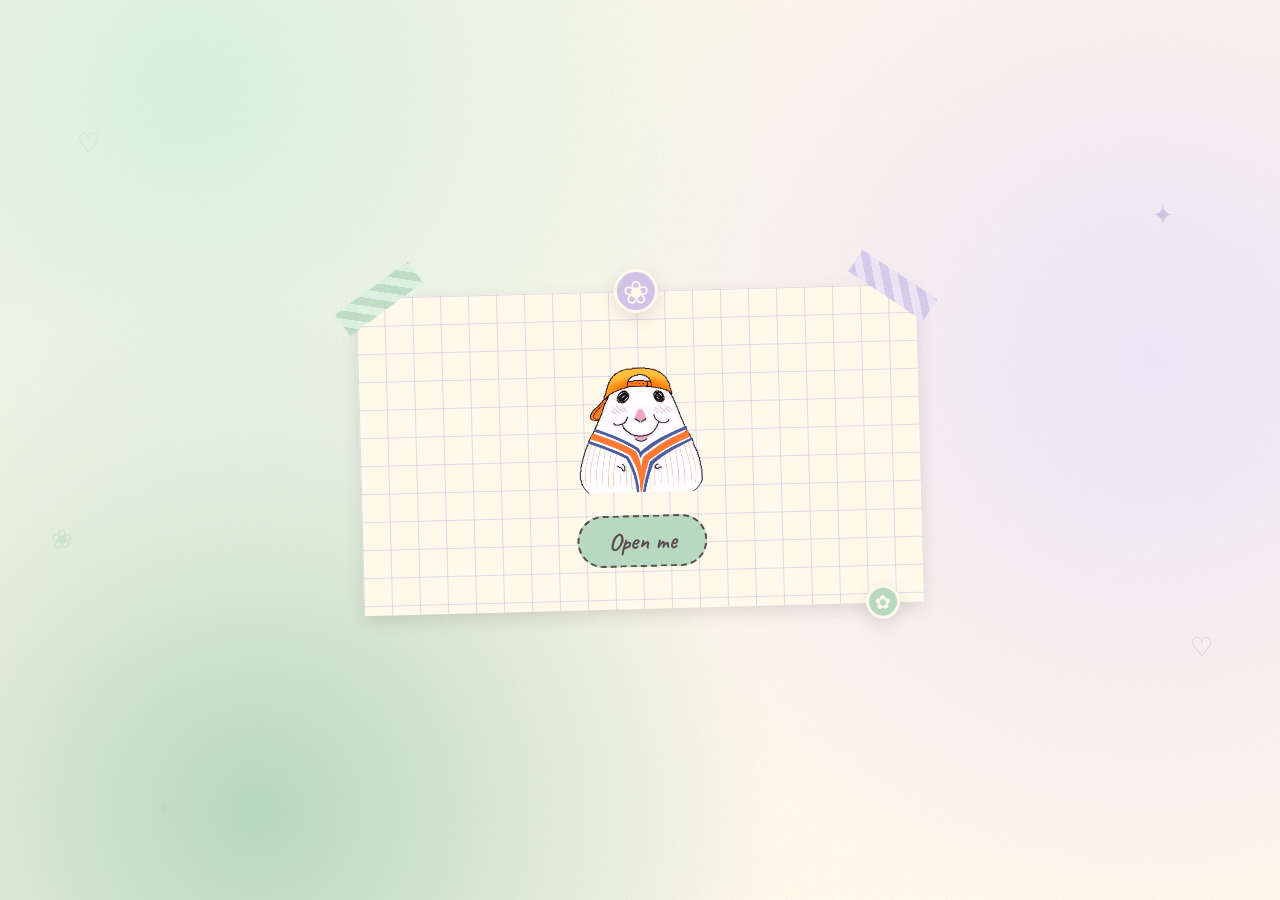
<file: index.html>
<!DOCTYPE html>
<html lang="en">
<head>
<meta charset="UTF-8">
<meta name="viewport" content="width=device-width, initial-scale=1">
<title>For Sir Nath</title>
<link rel="preconnect" href="https://fonts.googleapis.com">
<link rel="preconnect" href="https://fonts.gstatic.com" crossorigin>
<link href="https://fonts.googleapis.com/css2?family=Caveat:wght@500;700&family=Quicksand:wght@500;600&display=swap" rel="stylesheet">
<link rel="stylesheet" href="styles/style.css">
</head>

<body>
<div class="floaters" aria-hidden="true">
  <span style="left:6%;  top:14%; animation-delay:0s">♡</span>
  <span style="left:90%; top:22%; animation-delay:1s">✦</span>
  <span style="left:4%;  top:58%; animation-delay:2s">❀</span>
  <span style="left:93%; top:70%; animation-delay:.5s">♡</span>
  <span style="left:12%; top:88%; animation-delay:1.5s">✦</span>
</div>
<header class="hero" id="top">
  <div class="paper cover pop-in" id="cover">
    <span class="tape tape-l"></span><span class="tape tape-r"></span>
    <span class="sticker pop" style="top:-22px; left:50%; margin-left:-22px; --d:.5s">❀</span>

 
    <img src="assets/hampter.png" width="150px" height="150px">
 

    <p class="doodle" aria-hidden="true"> </p>
    <a class="btn" id="openBtn" href="html/letter.html">Open me</a>
    <span class="sticker pop sm" style="bottom:-16px; right:24px; --d:.8s">✿</span>
  </div>
</header>

<script src="scripts/script.js"></script>
</body>
</html>
</file>
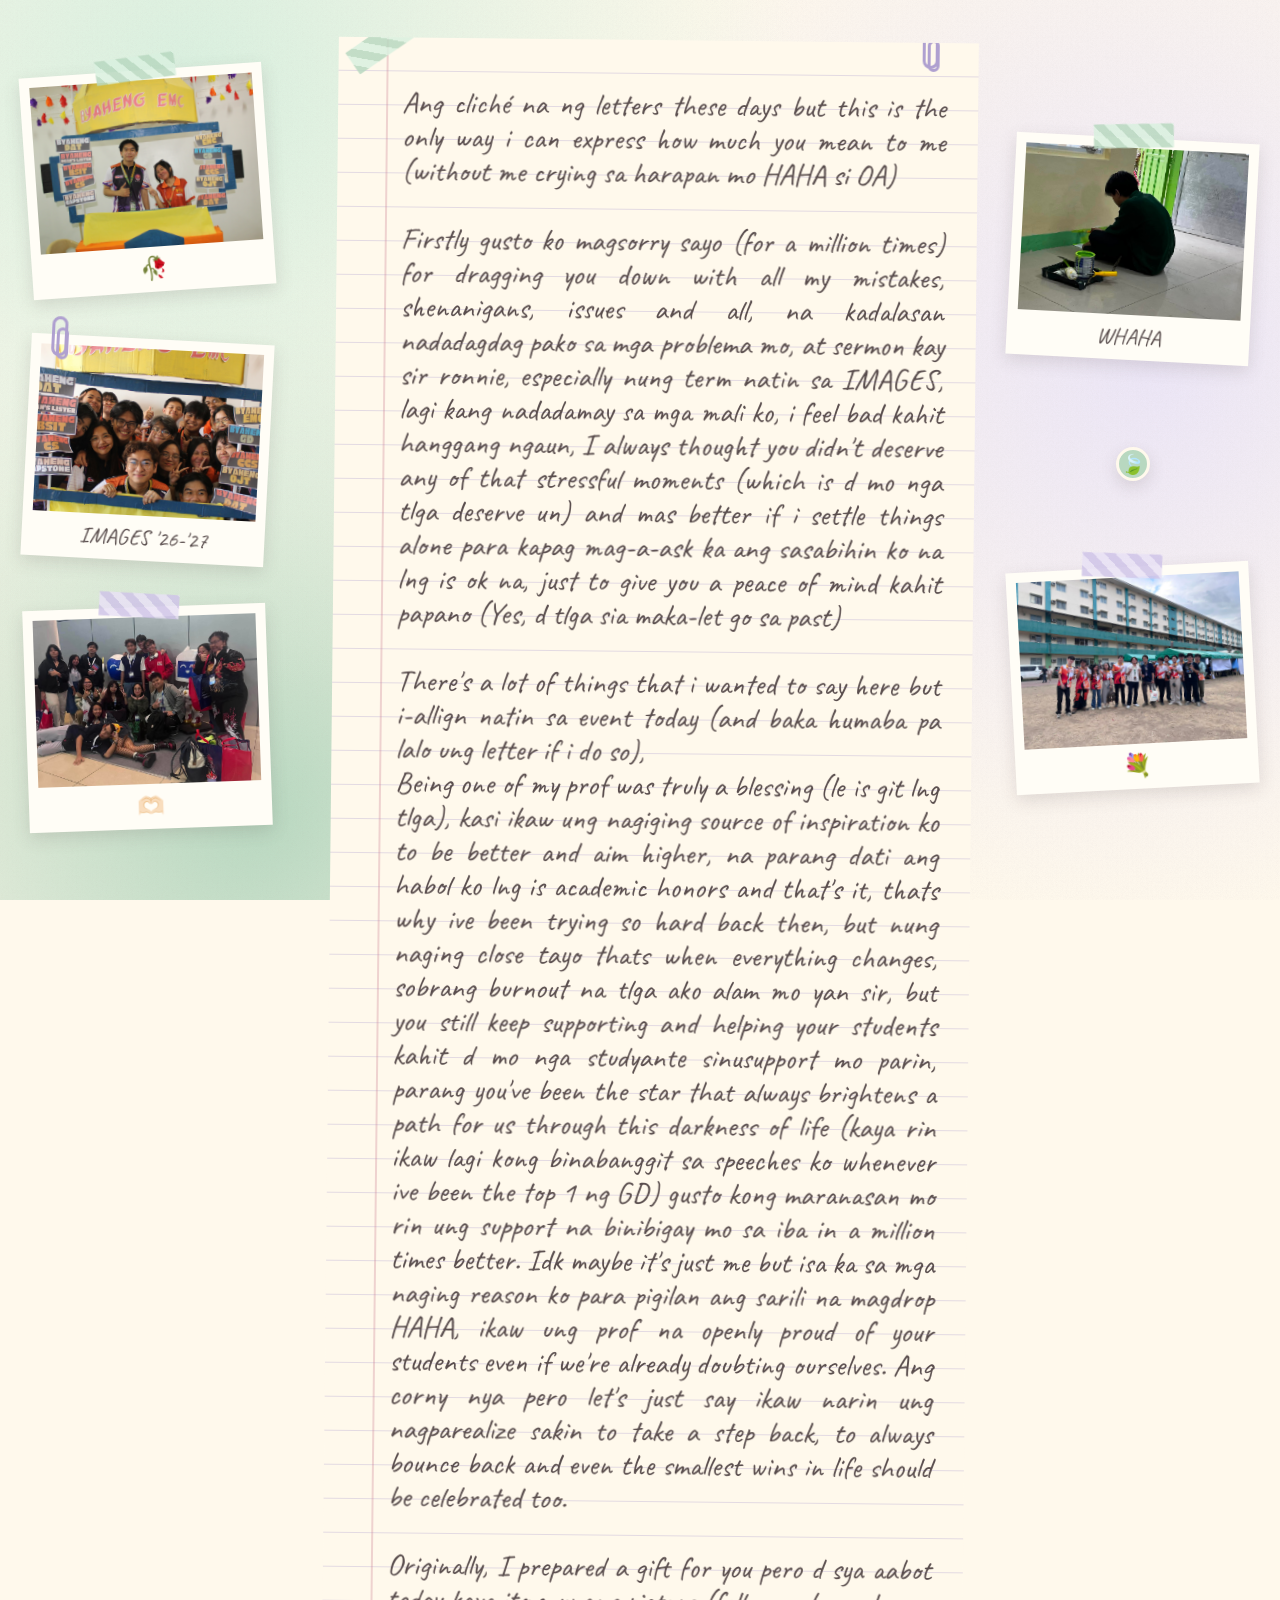
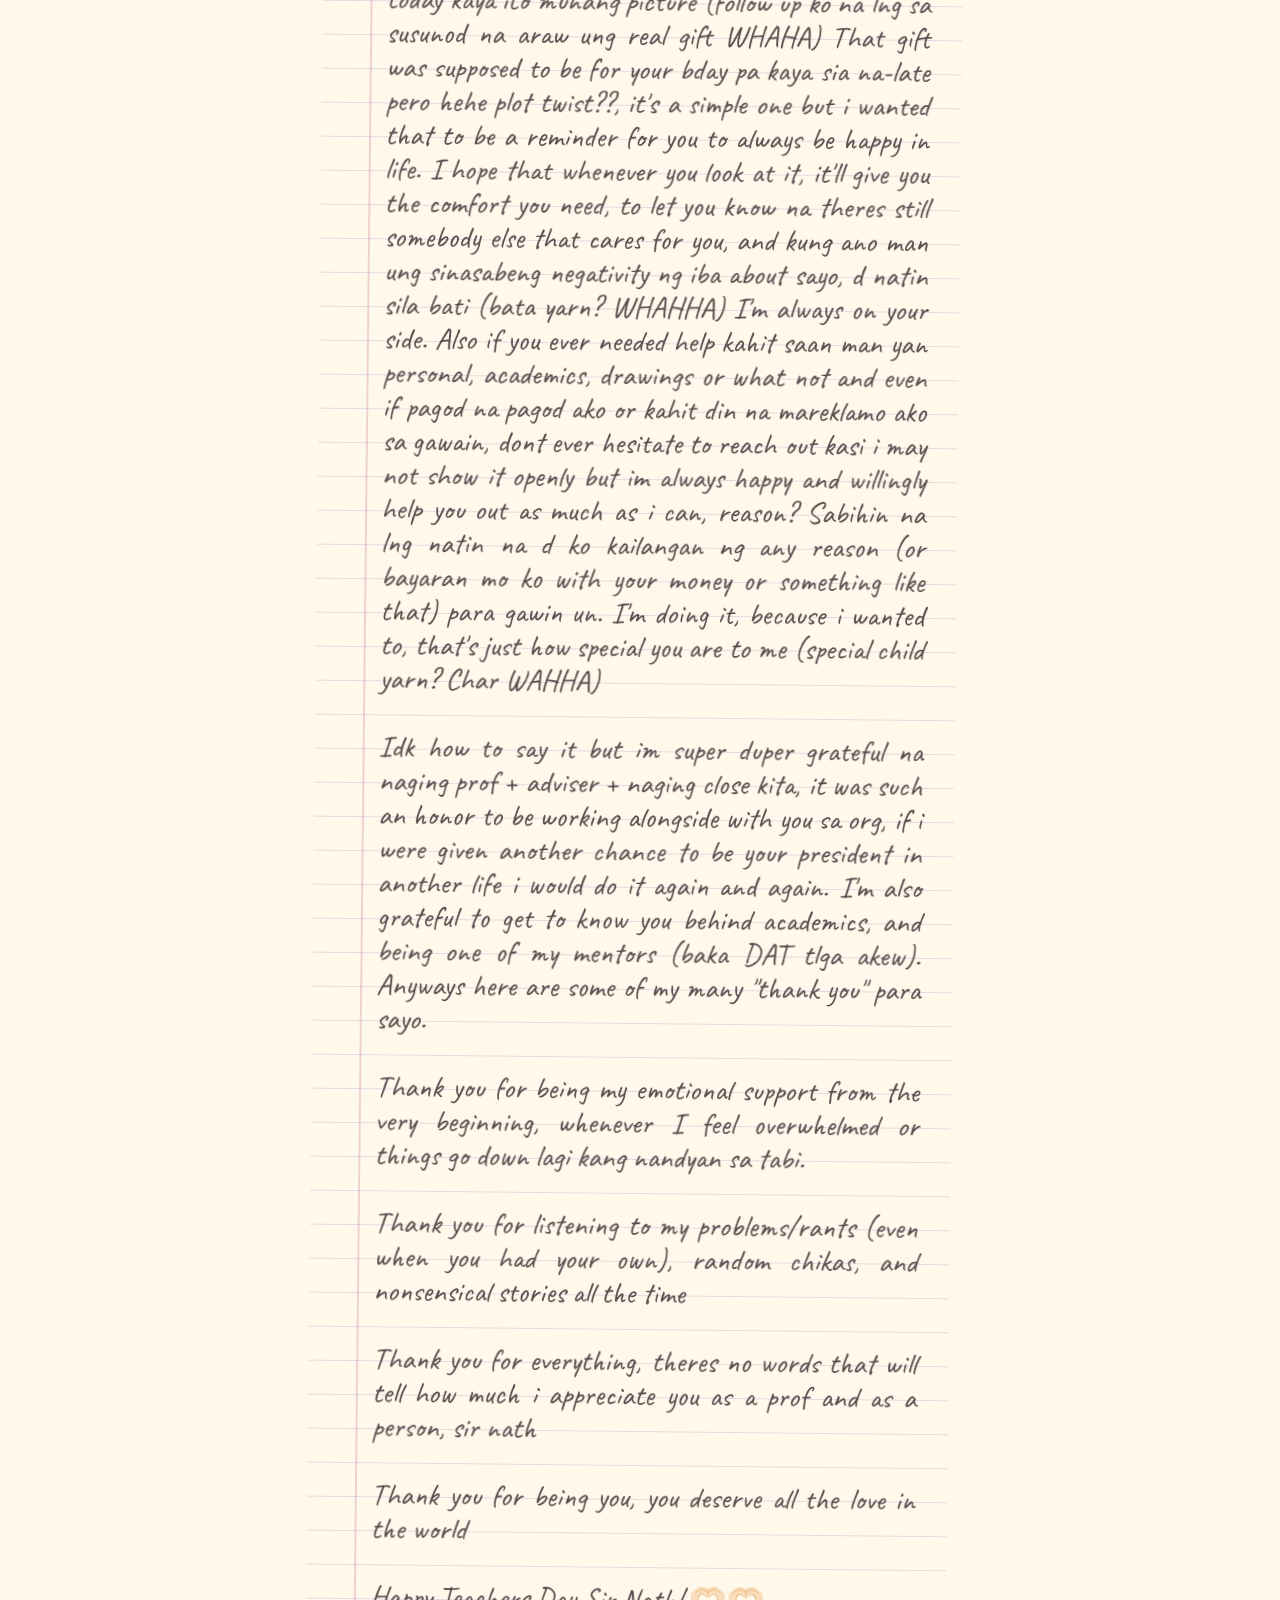
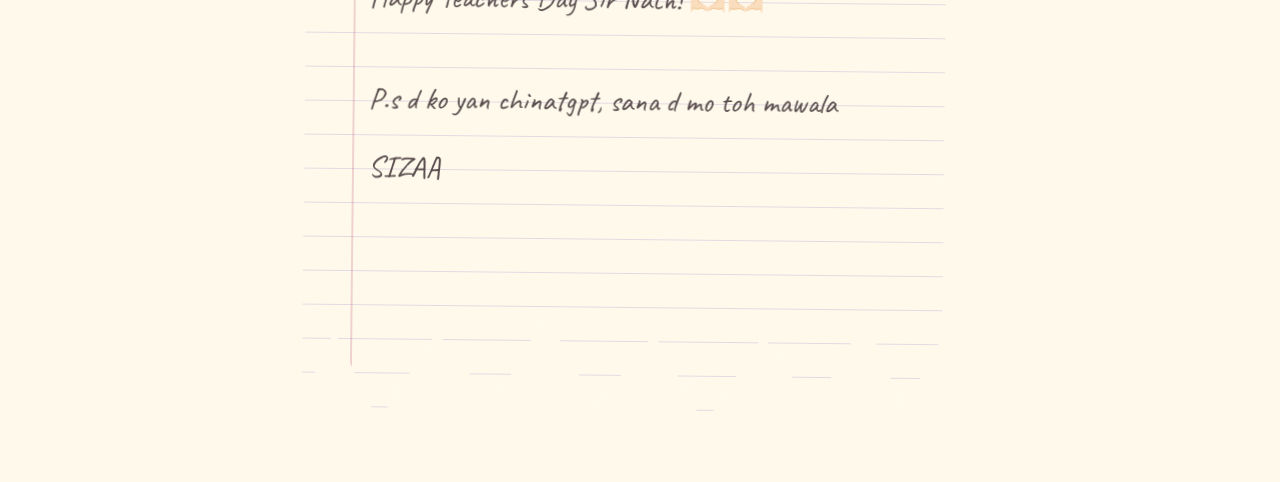
<file: html/letter.html>
<!DOCTYPE html>
<html lang="en">
<head>
<meta charset="UTF-8">
<meta name="viewport" content="width=device-width, initial-scale=1">
<title>For Sir Nath</title>
<link rel="preconnect" href="https://fonts.googleapis.com">
<link rel="preconnect" href="https://fonts.gstatic.com" crossorigin>
<link href="https://fonts.googleapis.com/css2?family=Caveat:wght@500;700&family=Quicksand:wght@500;600&display=swap" rel="stylesheet">
<link rel="stylesheet" href="../styles/style.css">
</head>

<body class="page-letter">

<div class="floaters" aria-hidden="true">
  <span style="left:30%; top:8%;  animation-delay:0s">♡</span>
  <span style="left:66%; top:90%; animation-delay:1s">✦</span>
  <span style="left:70%; top:6%;  animation-delay:2s">❀</span>
</div>

<main class="stage">
  <div class="side left">
    <figure class="photo slide" style="--r:-4deg; --d:.3s">
      <span class="washi"></span>
      <img src="../assets/IMG1.JPG" alt="Photo 1" data-ph="PHOTO 1">
      <figcaption>🥀</figcaption>
    </figure>
    <figure class="photo slide" style="--r:3deg; --d:.4s">
      <span class="clip" aria-hidden="true"></span>
      <img src="../assets/IMG2.jpeg" alt="Photo 2" data-ph="PHOTO 2">
      <figcaption>IMAGES '26-'27</figcaption>
    </figure>
    <figure class="photo slide" style="--r:-2deg; --d:.5s">
      <span class="washi purple"></span>
      <img src="../assets/IMG3.jpeg" alt="Photo 3" data-ph="PHOTO 3">
      <figcaption>🫶🏻</figcaption>
    </figure>
  </div>

 
  <article class="notebook pop-in" id="letter">
    <span class="tape tape-l"></span>
    <span class="clip" style="right:40px; top:-14px; left:auto" aria-hidden="true"></span>

    <div class="message">
      <p>Ang cliché na ng letters these days but this is the only way i can express how much you mean to me (without me crying sa harapan mo HAHA si OA)<br> 
        <br>

Firstly gusto ko magsorry sayo (for a million times) for dragging you down with all my mistakes, shenanigans, issues and all, na kadalasan nadadagdag pako sa mga problema mo, at sermon kay sir ronnie, especially nung term natin sa IMAGES, lagi kang nadadamay sa mga mali ko, i feel bad kahit hanggang ngaun, I always thought you didn't deserve any of that stressful moments (which is d mo nga tlga deserve un) and mas better if i settle things alone para kapag mag-a-ask ka ang sasabihin ko na lng is ok na, just to give you a peace of mind kahit papano (Yes, d tlga sia maka-let go sa past)<br>
<br>
There's a lot of things that i wanted to say here but i-allign natin sa event today (and baka humaba pa lalo ung letter if i do so),
<br>
Being one of my prof was truly a blessing (le is git lng tlga), kasi ikaw ung nagiging source of inspiration ko to be better and aim higher, na parang dati ang habol ko lng is academic honors and that's it, thats why ive been trying so hard back then, but nung naging close tayo thats when everything changes, sobrang burnout na tlga ako alam mo yan sir, but you still keep supporting and helping your students kahit d mo nga studyante sinusupport mo parin, parang you've been the star that always brightens a path for us through this darkness of life (kaya rin ikaw lagi kong binabanggit sa speeches ko whenever ive been the top 1 ng GD) gusto kong maranasan mo rin ung support na binibigay mo sa iba in a million times better. Idk maybe it's just me but isa ka sa mga naging reason ko para pigilan ang sarili na magdrop HAHA, ikaw ung prof na openly proud of your students even if we're already doubting ourselves. Ang corny nya pero let's just say ikaw narin ung nagparealize sakin to take a step back, to always bounce back and even the smallest wins in life should be celebrated too.<br>
<br>
Originally, I prepared a gift for you pero d sya aabot today kaya ito munang picture (follow up ko na lng sa susunod na araw ung real gift WHAHA) That gift was supposed to be for your bday pa kaya sia na-late pero hehe plot twist??, it's a simple one but i wanted that to be a reminder for you to always be happy in life. I hope that whenever you look at it, it'll give you the comfort you need, to let you know na theres still somebody else that cares for you, and kung ano man ung sinasabeng negativity ng iba about sayo, d natin sila bati (bata yarn? WHAHHA) I'm always on your side. Also if you ever needed help kahit saan man yan personal, academics, drawings or what not and even if pagod na pagod ako or kahit din na mareklamo ako sa gawain, dont ever hesitate to reach out kasi i may not show it openly but im always happy and willingly help you out as much as i can, reason? Sabihin na lng natin na d ko kailangan ng any reason (or bayaran mo ko with your money or something like that) para gawin un. I'm doing it, because i wanted to, that's just how special you are to me (special child yarn? Char WAHHA)<br> 
<br>
Idk how to say it but im super duper grateful na naging prof + adviser + naging close kita, it was such an honor to be working alongside with you sa org, if i were given another chance to be your president in another life i would do it again and again. I'm also grateful to get to know you behind academics, and being one of my mentors (baka DAT tlga akew). Anyways here are some of my many "thank you" para sayo.<br>
<br>
Thank you for being my emotional support from the very beginning, whenever I feel overwhelmed or things go down lagi kang nandyan sa tabi.<br>
<br>
Thank you for listening to my problems/rants (even when you had your own), random chikas, and nonsensical stories all the time<br> 
<br>
Thank you for everything, theres no words that will tell how much i appreciate you as a prof and as a person, sir nath<br>
<br>
Thank you for being you, you deserve all the love in the world <br>
<br>
Happy Teachers Day Sir Nath! 🫶🏻🫶🏻<br>
        
        <br>



<br>P.s d ko yan chinatgpt, sana d mo toh mawala
        <br>
        <p class="signoff">SIZAA</p>
      </p>
    </div>
    <br>
    <p class="signoff"><br>
     
      <br><strong></strong>
      <br>
    </p>
  </article>

  <div class="side right">
    <figure class="photo slide" style="--r:3deg; --d:.6s">
      <span class="washi"></span>
      <img src="../assets/IMG4.jpeg" alt="Photo 4" data-ph="PHOTO 4">
      <figcaption>WHAHA</figcaption>
    </figure>
    <span class="sticker pop sm deco" style="--d:1.1s" aria-hidden="true">🍃</span>
    <figure class="photo slide" style="--r:-3deg; --d:.7s">
      <span class="washi purple"></span>
      <img src="../assets/IMG5.jpeg" alt="Photo 5" data-ph="PHOTO 5">
      <figcaption>💐</figcaption>
    </figure>
  </div>

</main>

<script src="../scripts/script.js"></script>
</body>
</html>
</file>
<file: styles/style.css>
:root {
  --sage: #B8D8C0;
  --mint: #D9F0DF;
  --lavender: #CFC4E8;
  --purple: #AFA0D0;
  --cream: #FFF9EC;
  --brown: #594D4D;
  --line: rgba(175, 160, 208, .35);      
  --shadow: 0 6px 16px rgba(89, 77, 77, .16);
}

* { box-sizing: border-box; margin: 0; padding: 0; }
html { scroll-behavior: smooth; }
body {
  font-family: 'Quicksand', sans-serif;
  color: var(--brown);
  overflow-x: hidden;                      
  background:
    url("data:image/svg+xml,%3Csvg xmlns='http://www.w3.org/2000/svg' width='160' height='160'%3E%3Cfilter id='n'%3E%3CfeTurbulence baseFrequency='.8' numOctaves='2'/%3E%3CfeColorMatrix values='0 0 0 0 .35 0 0 0 0 .3 0 0 0 0 .3 0 0 0 .07 0'/%3E%3C/filter%3E%3Crect width='160' height='160' filter='url(%23n)'/%3E%3C/svg%3E"),
    radial-gradient(circle at 15% 10%, var(--mint) 0, transparent 45%),
    radial-gradient(circle at 90% 40%, #ECE6F7 0, transparent 45%),
    radial-gradient(circle at 20% 90%, var(--sage) 0, transparent 40%),
    var(--cream);
  background-attachment: fixed;
}
.hand { font-family: 'Caveat', cursive; font-weight: 700; }

.paper, .notebook { position: relative; background: var(--cream); box-shadow: var(--shadow); }
.tape, .washi {
  position: absolute; width: 90px; height: 26px; z-index: 3; opacity: .85;
  background: repeating-linear-gradient(45deg, var(--sage) 0 8px, var(--mint) 8px 16px);
}
.tape-l { top: -12px; left: -22px; transform: rotate(-35deg); }
.tape-r { top: -12px; right: -22px; transform: rotate(35deg);
  background: repeating-linear-gradient(45deg, var(--lavender) 0 8px, #E8E1F5 8px 16px); }
.washi { top: -14px; left: 50%; margin-left: -45px; transform: rotate(-4deg); width: 80px; height: 24px; }
.washi.purple { background: repeating-linear-gradient(45deg, var(--lavender) 0 8px, #E8E1F5 8px 16px); transform: rotate(5deg); }
.clip { position: absolute; top: -18px; left: 20px; width: 16px; height: 40px; z-index: 4;
  border: 3px solid var(--purple); border-radius: 10px; }
.clip::after { content: ""; position: absolute; left: 2px; top: 8px; width: 6px; height: 26px;
  border: 3px solid var(--purple); border-radius: 6px; }
.sticker { position: absolute; z-index: 5; font-size: 2rem; width: 44px; height: 44px; display: grid; place-items: center;
  background: var(--lavender); color: var(--cream); border-radius: 50%; box-shadow: var(--shadow); border: 3px solid var(--cream); }
.sticker.sm { width: 34px; height: 34px; font-size: 1.2rem; background: var(--sage); }


.hero { min-height: 100dvh; display: grid; place-items: center; padding: 1.5rem 1.2rem; }
.cover {
  width: min(560px, 100%); text-align: center; padding: 3.2rem 1.5rem 2.6rem; transform: rotate(-1.5deg);
  transition: transform .6s ease;
  background:
    linear-gradient(var(--line) 1px, transparent 1px) 0 0 / 100% 28px,
    linear-gradient(90deg, var(--line) 1px, transparent 1px) 0 0 / 28px 100%,
    var(--cream);
}
.cover.opening { transform: rotate(0) scale(1.04) translateY(-8px); }
.cover h1 { font-family: 'Caveat', cursive; font-size: clamp(3rem, 12vw, 5.5rem); line-height: 1; color: var(--purple); }
.cover-photo { position: relative; width: min(180px, 78%); margin: .4rem auto 0; padding: 10px 10px 34px;
  background: #fffdf6; box-shadow: var(--shadow); transform: rotate(2deg); }
.cover-photo img { display: block; width: 100%; max-height: 25vh; object-fit: contain; background: var(--mint); }
.sub { font-family: 'Caveat', cursive; font-size: 1.8rem; margin-top: .6rem; }

.doodle { color: var(--sage); font-size: 1.4rem; margin: 1.2rem 0; }
.btn {
  display: inline-flex; align-items: center; text-decoration: none;
  font-family: 'Caveat', cursive; font-weight: 700; font-size: 1.5rem; color: var(--brown);
  background: var(--sage); border: 2px dashed var(--brown); border-radius: 30px;
  padding: .55rem 1.8rem; min-height: 48px; cursor: pointer; transition: transform .2s, background .2s;
}
.btn:hover { background: var(--lavender); transform: rotate(-2deg) scale(1.05); }


.photo {
  position: relative; background: #fffdf6; padding: 10px 10px 0; box-shadow: var(--shadow);
  transform: rotate(var(--r, 0deg)); transition: transform .3s, box-shadow .3s;
}
.photo img { display: block; width: 100%; aspect-ratio: 4/3; object-fit: cover; background: var(--mint); }
.photo figcaption { font-family: 'Caveat', cursive; font-size: 1.4rem; text-align: center; padding: .4rem 0 .6rem; }
.photo:hover { transform: scale(1.05) rotate(0deg); box-shadow: 0 14px 28px rgba(89, 77, 77, .28); z-index: 20; }

.notebook {
  width: min(640px, 100%); margin: 0 auto; padding: 3rem 2rem 4rem 4rem;
  background:
    linear-gradient(90deg, transparent 3rem, rgba(200, 120, 140, .3) 3rem 3.1rem, transparent 3.1rem),
    repeating-linear-gradient(transparent 0 33px, var(--line) 33px 34px),
    var(--cream);
  
  clip-path: polygon(0 0, 100% 0, 100% 97%, 94% 99%, 88% 96.5%, 80% 99%, 72% 97%, 63% 99.5%, 55% 97%,
    46% 99%, 38% 96.5%, 30% 99%, 21% 97%, 12% 99.5%, 5% 97%, 0 99%);
  transform: rotate(.6deg);
}
.notebook .tape-l { left: 6px; }
.greeting, .signoff, .message { font-family: 'Caveat', cursive; font-size: clamp(1.5rem, 4.5vw, 1.9rem); line-height: 34px; }
.greeting { font-weight: 700; color: var(--purple); }
.message p { margin-bottom: 34px; text-align: justify}
.signoff { margin-top: 34px; text-align: right; }
.signoff strong { color: var(--purple); font-size: 1.15em; }


.pop-in { animation: fadeIn 1s ease both; }
.slide { animation: slideUp .8s ease both; animation-delay: var(--d, 0s); }
.pop { animation: pop .5s cubic-bezier(.3, 1.6, .5, 1) both; animation-delay: var(--d, 0s); }
@keyframes fadeIn { from { opacity: 0; } }
@keyframes slideUp { from { opacity: 0; translate: 0 30px; } }
@keyframes pop { from { scale: 0; } }
@keyframes bob { 50% { transform: translateY(-14px) rotate(8deg); } }
@keyframes beat { 50% { transform: scale(1.25); } }
@keyframes burst { to { opacity: 0; transform: translate(var(--dx), -60px) scale(.4) rotate(40deg); } }

.floaters span { position: fixed; z-index: 1; font-size: 1.6rem; color: var(--purple); opacity: .5;
  animation: bob 5s ease-in-out infinite; pointer-events: none; }
.floaters span:nth-child(odd) { color: var(--sage); }


.reveal { opacity: 0; translate: 0 28px; transition: opacity .9s ease, translate .9s ease; }
.reveal.visible { opacity: 1; translate: 0 0; }

/* Click particles */
.particle { position: fixed; z-index: 100; pointer-events: none; font-size: 1.2rem; color: var(--purple);
  animation: burst .9s ease-out forwards; }

.stage { position: relative; min-height: 100dvh; display: grid; place-items: center; padding: 2.5rem 1.25rem; }
.stage .notebook { position: relative; z-index: 2; }
.side { position: fixed; top: 0; bottom: 0; z-index: 1; display: flex; flex-direction: column;
  justify-content: space-evenly; align-items: center; padding: 1.5rem 0; }
.side.left  { left: 2vw; }
.side.right { right: 2vw; }
.side .photo { width: min(19vw, calc((28vh - 50px) * 1.33)); }
.side.right .photo:first-child { margin-top: 3vh; }
.deco { position: relative; }

@media (max-width: 760px) {
  .stage { padding: 1.5rem 0; }
  .stage .notebook { width: 72vw; padding: 2.2rem 1rem 3rem 2.6rem; }
  .notebook { background-image:
    linear-gradient(90deg, transparent 2rem, rgba(200, 120, 140, .3) 2rem 2.1rem, transparent 2.1rem),
    repeating-linear-gradient(transparent 0 33px, var(--line) 33px 34px); }
  .side { padding: 1rem 0; }
  .side.left { left: 1vw; } .side.right { right: 1vw; }
  .side .photo { width: 20vw; padding: 5px 5px 0; }
  .side .photo figcaption { font-size: .85rem; padding: .1rem 0 .25rem; }
  .washi, .clip { transform: scale(.6); }
  .deco { display: none; }
  .floaters span:nth-child(n+4) { display: none; }
}

@media (prefers-reduced-motion: reduce) {
  *, *::before, *::after { animation: none !important; transition: none !important; }
  .reveal { opacity: 1; translate: 0 0; }
  html { scroll-behavior: auto; }
}
</file>
